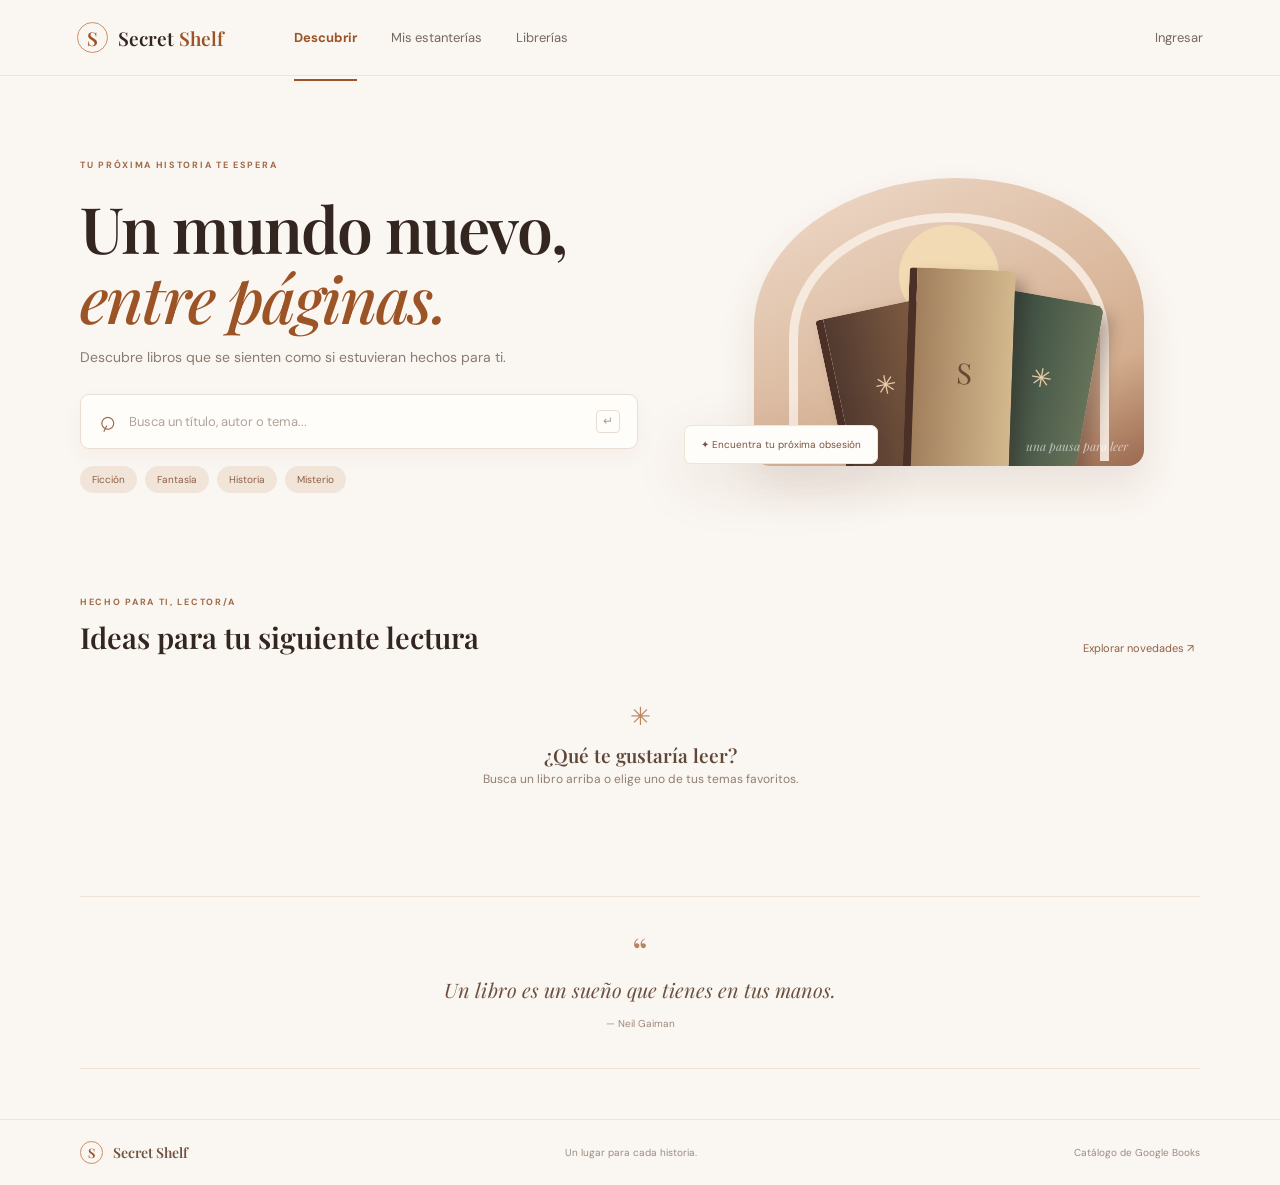
<file: docs/index.html>
<!doctype html>
<html lang="es">
  <head>
    <meta charset="UTF-8" />
    <meta name="viewport" content="width=device-width, initial-scale=1.0" />
    <meta name="theme-color" content="#f8f3ed" />
    <meta name="description" content="Descubre tu próxima lectura y organiza tu propia biblioteca." />
    <meta name="mobile-web-app-capable" content="yes" />
    <meta name="apple-mobile-web-app-capable" content="yes" />
    <meta name="apple-mobile-web-app-status-bar-style" content="default" />
    <meta name="apple-mobile-web-app-title" content="Secret Shelf" />
    <link rel="manifest" href="./manifest.webmanifest" />
    <link rel="icon" href="./icons/icon-192.png" type="image/png" />
    <link rel="apple-touch-icon" href="./icons/apple-touch-icon.png" />
    <link rel="stylesheet" href="./vendor/leaflet/leaflet.css" />
    <link rel="stylesheet" href="./style.css" />
    <link rel="stylesheet" href="./pwa.css" />
    <link rel="preconnect" href="https://fonts.googleapis.com" />
    <link rel="preconnect" href="https://fonts.gstatic.com" crossorigin />
    <link href="https://fonts.googleapis.com/css2?family=DM+Sans:wght@400;500;600;700&family=Playfair+Display:wght@500;600;700&display=swap" rel="stylesheet" />
    <title>Secret Shelf — Tu mundo entre páginas</title>
  </head>
  <body>
    <div id="app"></div>
    <script src="./config.js"></script>
    <script src="./vendor/leaflet/leaflet.js"></script>
    <script src="./main.js"></script>
  </body>
</html>
</file>
<file: docs/vendor/leaflet/leaflet.css>
/* required styles */

.leaflet-pane,
.leaflet-tile,
.leaflet-marker-icon,
.leaflet-marker-shadow,
.leaflet-tile-container,
.leaflet-pane > svg,
.leaflet-pane > canvas,
.leaflet-zoom-box,
.leaflet-image-layer,
.leaflet-layer {
	position: absolute;
	left: 0;
	top: 0;
	}
.leaflet-container {
	overflow: hidden;
	}
.leaflet-tile,
.leaflet-marker-icon,
.leaflet-marker-shadow {
	-webkit-user-select: none;
	   -moz-user-select: none;
	        user-select: none;
	  -webkit-user-drag: none;
	}
/* Prevents IE11 from highlighting tiles in blue */
.leaflet-tile::selection {
	background: transparent;
}
/* Safari renders non-retina tile on retina better with this, but Chrome is worse */
.leaflet-safari .leaflet-tile {
	image-rendering: -webkit-optimize-contrast;
	}
/* hack that prevents hw layers "stretching" when loading new tiles */
.leaflet-safari .leaflet-tile-container {
	width: 1600px;
	height: 1600px;
	-webkit-transform-origin: 0 0;
	}
.leaflet-marker-icon,
.leaflet-marker-shadow {
	display: block;
	}
/* .leaflet-container svg: reset svg max-width decleration shipped in Joomla! (joomla.org) 3.x */
/* .leaflet-container img: map is broken in FF if you have max-width: 100% on tiles */
.leaflet-container .leaflet-overlay-pane svg {
	max-width: none !important;
	max-height: none !important;
	}
.leaflet-container .leaflet-marker-pane img,
.leaflet-container .leaflet-shadow-pane img,
.leaflet-container .leaflet-tile-pane img,
.leaflet-container img.leaflet-image-layer,
.leaflet-container .leaflet-tile {
	max-width: none !important;
	max-height: none !important;
	width: auto;
	padding: 0;
	}

.leaflet-container img.leaflet-tile {
	/* See: https://bugs.chromium.org/p/chromium/issues/detail?id=600120 */
	mix-blend-mode: plus-lighter;
}

.leaflet-container.leaflet-touch-zoom {
	-ms-touch-action: pan-x pan-y;
	touch-action: pan-x pan-y;
	}
.leaflet-container.leaflet-touch-drag {
	-ms-touch-action: pinch-zoom;
	/* Fallback for FF which doesn't support pinch-zoom */
	touch-action: none;
	touch-action: pinch-zoom;
}
.leaflet-container.leaflet-touch-drag.leaflet-touch-zoom {
	-ms-touch-action: none;
	touch-action: none;
}
.leaflet-container {
	-webkit-tap-highlight-color: transparent;
}
.leaflet-container a {
	-webkit-tap-highlight-color: rgba(51, 181, 229, 0.4);
}
.leaflet-tile {
	filter: inherit;
	visibility: hidden;
	}
.leaflet-tile-loaded {
	visibility: inherit;
	}
.leaflet-zoom-box {
	width: 0;
	height: 0;
	-moz-box-sizing: border-box;
	     box-sizing: border-box;
	z-index: 800;
	}
/* workaround for https://bugzilla.mozilla.org/show_bug.cgi?id=888319 */
.leaflet-overlay-pane svg {
	-moz-user-select: none;
	}

.leaflet-pane         { z-index: 400; }

.leaflet-tile-pane    { z-index: 200; }
.leaflet-overlay-pane { z-index: 400; }
.leaflet-shadow-pane  { z-index: 500; }
.leaflet-marker-pane  { z-index: 600; }
.leaflet-tooltip-pane   { z-index: 650; }
.leaflet-popup-pane   { z-index: 700; }

.leaflet-map-pane canvas { z-index: 100; }
.leaflet-map-pane svg    { z-index: 200; }

.leaflet-vml-shape {
	width: 1px;
	height: 1px;
	}
.lvml {
	behavior: url(#default#VML);
	display: inline-block;
	position: absolute;
	}


/* control positioning */

.leaflet-control {
	position: relative;
	z-index: 800;
	pointer-events: visiblePainted; /* IE 9-10 doesn't have auto */
	pointer-events: auto;
	}
.leaflet-top,
.leaflet-bottom {
	position: absolute;
	z-index: 1000;
	pointer-events: none;
	}
.leaflet-top {
	top: 0;
	}
.leaflet-right {
	right: 0;
	}
.leaflet-bottom {
	bottom: 0;
	}
.leaflet-left {
	left: 0;
	}
.leaflet-control {
	float: left;
	clear: both;
	}
.leaflet-right .leaflet-control {
	float: right;
	}
.leaflet-top .leaflet-control {
	margin-top: 10px;
	}
.leaflet-bottom .leaflet-control {
	margin-bottom: 10px;
	}
.leaflet-left .leaflet-control {
	margin-left: 10px;
	}
.leaflet-right .leaflet-control {
	margin-right: 10px;
	}


/* zoom and fade animations */

.leaflet-fade-anim .leaflet-popup {
	opacity: 0;
	-webkit-transition: opacity 0.2s linear;
	   -moz-transition: opacity 0.2s linear;
	        transition: opacity 0.2s linear;
	}
.leaflet-fade-anim .leaflet-map-pane .leaflet-popup {
	opacity: 1;
	}
.leaflet-zoom-animated {
	-webkit-transform-origin: 0 0;
	    -ms-transform-origin: 0 0;
	        transform-origin: 0 0;
	}
svg.leaflet-zoom-animated {
	will-change: transform;
}

.leaflet-zoom-anim .leaflet-zoom-animated {
	-webkit-transition: -webkit-transform 0.25s cubic-bezier(0,0,0.25,1);
	   -moz-transition:    -moz-transform 0.25s cubic-bezier(0,0,0.25,1);
	        transition:         transform 0.25s cubic-bezier(0,0,0.25,1);
	}
.leaflet-zoom-anim .leaflet-tile,
.leaflet-pan-anim .leaflet-tile {
	-webkit-transition: none;
	   -moz-transition: none;
	        transition: none;
	}

.leaflet-zoom-anim .leaflet-zoom-hide {
	visibility: hidden;
	}


/* cursors */

.leaflet-interactive {
	cursor: pointer;
	}
.leaflet-grab {
	cursor: -webkit-grab;
	cursor:    -moz-grab;
	cursor:         grab;
	}
.leaflet-crosshair,
.leaflet-crosshair .leaflet-interactive {
	cursor: crosshair;
	}
.leaflet-popup-pane,
.leaflet-control {
	cursor: auto;
	}
.leaflet-dragging .leaflet-grab,
.leaflet-dragging .leaflet-grab .leaflet-interactive,
.leaflet-dragging .leaflet-marker-draggable {
	cursor: move;
	cursor: -webkit-grabbing;
	cursor:    -moz-grabbing;
	cursor:         grabbing;
	}

/* marker & overlays interactivity */
.leaflet-marker-icon,
.leaflet-marker-shadow,
.leaflet-image-layer,
.leaflet-pane > svg path,
.leaflet-tile-container {
	pointer-events: none;
	}

.leaflet-marker-icon.leaflet-interactive,
.leaflet-image-layer.leaflet-interactive,
.leaflet-pane > svg path.leaflet-interactive,
svg.leaflet-image-layer.leaflet-interactive path {
	pointer-events: visiblePainted; /* IE 9-10 doesn't have auto */
	pointer-events: auto;
	}

/* visual tweaks */

.leaflet-container {
	background: #ddd;
	outline-offset: 1px;
	}
.leaflet-container a {
	color: #0078A8;
	}
.leaflet-zoom-box {
	border: 2px dotted #38f;
	background: rgba(255,255,255,0.5);
	}


/* general typography */
.leaflet-container {
	font-family: "Helvetica Neue", Arial, Helvetica, sans-serif;
	font-size: 12px;
	font-size: 0.75rem;
	line-height: 1.5;
	}


/* general toolbar styles */

.leaflet-bar {
	box-shadow: 0 1px 5px rgba(0,0,0,0.65);
	border-radius: 4px;
	}
.leaflet-bar a {
	background-color: #fff;
	border-bottom: 1px solid #ccc;
	width: 26px;
	height: 26px;
	line-height: 26px;
	display: block;
	text-align: center;
	text-decoration: none;
	color: black;
	}
.leaflet-bar a,
.leaflet-control-layers-toggle {
	background-position: 50% 50%;
	background-repeat: no-repeat;
	display: block;
	}
.leaflet-bar a:hover,
.leaflet-bar a:focus {
	background-color: #f4f4f4;
	}
.leaflet-bar a:first-child {
	border-top-left-radius: 4px;
	border-top-right-radius: 4px;
	}
.leaflet-bar a:last-child {
	border-bottom-left-radius: 4px;
	border-bottom-right-radius: 4px;
	border-bottom: none;
	}
.leaflet-bar a.leaflet-disabled {
	cursor: default;
	background-color: #f4f4f4;
	color: #bbb;
	}

.leaflet-touch .leaflet-bar a {
	width: 30px;
	height: 30px;
	line-height: 30px;
	}
.leaflet-touch .leaflet-bar a:first-child {
	border-top-left-radius: 2px;
	border-top-right-radius: 2px;
	}
.leaflet-touch .leaflet-bar a:last-child {
	border-bottom-left-radius: 2px;
	border-bottom-right-radius: 2px;
	}

/* zoom control */

.leaflet-control-zoom-in,
.leaflet-control-zoom-out {
	font: bold 18px 'Lucida Console', Monaco, monospace;
	text-indent: 1px;
	}

.leaflet-touch .leaflet-control-zoom-in, .leaflet-touch .leaflet-control-zoom-out  {
	font-size: 22px;
	}


/* layers control */

.leaflet-control-layers {
	box-shadow: 0 1px 5px rgba(0,0,0,0.4);
	background: #fff;
	border-radius: 5px;
	}
.leaflet-control-layers-toggle {
	background-image: url(images/layers.png);
	width: 36px;
	height: 36px;
	}
.leaflet-retina .leaflet-control-layers-toggle {
	background-image: url(images/layers-2x.png);
	background-size: 26px 26px;
	}
.leaflet-touch .leaflet-control-layers-toggle {
	width: 44px;
	height: 44px;
	}
.leaflet-control-layers .leaflet-control-layers-list,
.leaflet-control-layers-expanded .leaflet-control-layers-toggle {
	display: none;
	}
.leaflet-control-layers-expanded .leaflet-control-layers-list {
	display: block;
	position: relative;
	}
.leaflet-control-layers-expanded {
	padding: 6px 10px 6px 6px;
	color: #333;
	background: #fff;
	}
.leaflet-control-layers-scrollbar {
	overflow-y: scroll;
	overflow-x: hidden;
	padding-right: 5px;
	}
.leaflet-control-layers-selector {
	margin-top: 2px;
	position: relative;
	top: 1px;
	}
.leaflet-control-layers label {
	display: block;
	font-size: 13px;
	font-size: 1.08333em;
	}
.leaflet-control-layers-separator {
	height: 0;
	border-top: 1px solid #ddd;
	margin: 5px -10px 5px -6px;
	}

/* Default icon URLs */
.leaflet-default-icon-path { /* used only in path-guessing heuristic, see L.Icon.Default */
	background-image: url(images/marker-icon.png);
	}


/* attribution and scale controls */

.leaflet-container .leaflet-control-attribution {
	background: #fff;
	background: rgba(255, 255, 255, 0.8);
	margin: 0;
	}
.leaflet-control-attribution,
.leaflet-control-scale-line {
	padding: 0 5px;
	color: #333;
	line-height: 1.4;
	}
.leaflet-control-attribution a {
	text-decoration: none;
	}
.leaflet-control-attribution a:hover,
.leaflet-control-attribution a:focus {
	text-decoration: underline;
	}
.leaflet-attribution-flag {
	display: inline !important;
	vertical-align: baseline !important;
	width: 1em;
	height: 0.6669em;
	}
.leaflet-left .leaflet-control-scale {
	margin-left: 5px;
	}
.leaflet-bottom .leaflet-control-scale {
	margin-bottom: 5px;
	}
.leaflet-control-scale-line {
	border: 2px solid #777;
	border-top: none;
	line-height: 1.1;
	padding: 2px 5px 1px;
	white-space: nowrap;
	-moz-box-sizing: border-box;
	     box-sizing: border-box;
	background: rgba(255, 255, 255, 0.8);
	text-shadow: 1px 1px #fff;
	}
.leaflet-control-scale-line:not(:first-child) {
	border-top: 2px solid #777;
	border-bottom: none;
	margin-top: -2px;
	}
.leaflet-control-scale-line:not(:first-child):not(:last-child) {
	border-bottom: 2px solid #777;
	}

.leaflet-touch .leaflet-control-attribution,
.leaflet-touch .leaflet-control-layers,
.leaflet-touch .leaflet-bar {
	box-shadow: none;
	}
.leaflet-touch .leaflet-control-layers,
.leaflet-touch .leaflet-bar {
	border: 2px solid rgba(0,0,0,0.2);
	background-clip: padding-box;
	}


/* popup */

.leaflet-popup {
	position: absolute;
	text-align: center;
	margin-bottom: 20px;
	}
.leaflet-popup-content-wrapper {
	padding: 1px;
	text-align: left;
	border-radius: 12px;
	}
.leaflet-popup-content {
	margin: 13px 24px 13px 20px;
	line-height: 1.3;
	font-size: 13px;
	font-size: 1.08333em;
	min-height: 1px;
	}
.leaflet-popup-content p {
	margin: 17px 0;
	margin: 1.3em 0;
	}
.leaflet-popup-tip-container {
	width: 40px;
	height: 20px;
	position: absolute;
	left: 50%;
	margin-top: -1px;
	margin-left: -20px;
	overflow: hidden;
	pointer-events: none;
	}
.leaflet-popup-tip {
	width: 17px;
	height: 17px;
	padding: 1px;

	margin: -10px auto 0;
	pointer-events: auto;

	-webkit-transform: rotate(45deg);
	   -moz-transform: rotate(45deg);
	    -ms-transform: rotate(45deg);
	        transform: rotate(45deg);
	}
.leaflet-popup-content-wrapper,
.leaflet-popup-tip {
	background: white;
	color: #333;
	box-shadow: 0 3px 14px rgba(0,0,0,0.4);
	}
.leaflet-container a.leaflet-popup-close-button {
	position: absolute;
	top: 0;
	right: 0;
	border: none;
	text-align: center;
	width: 24px;
	height: 24px;
	font: 16px/24px Tahoma, Verdana, sans-serif;
	color: #757575;
	text-decoration: none;
	background: transparent;
	}
.leaflet-container a.leaflet-popup-close-button:hover,
.leaflet-container a.leaflet-popup-close-button:focus {
	color: #585858;
	}
.leaflet-popup-scrolled {
	overflow: auto;
	}

.leaflet-oldie .leaflet-popup-content-wrapper {
	-ms-zoom: 1;
	}
.leaflet-oldie .leaflet-popup-tip {
	width: 24px;
	margin: 0 auto;

	-ms-filter: "progid:DXImageTransform.Microsoft.Matrix(M11=0.70710678, M12=0.70710678, M21=-0.70710678, M22=0.70710678)";
	filter: progid:DXImageTransform.Microsoft.Matrix(M11=0.70710678, M12=0.70710678, M21=-0.70710678, M22=0.70710678);
	}

.leaflet-oldie .leaflet-control-zoom,
.leaflet-oldie .leaflet-control-layers,
.leaflet-oldie .leaflet-popup-content-wrapper,
.leaflet-oldie .leaflet-popup-tip {
	border: 1px solid #999;
	}


/* div icon */

.leaflet-div-icon {
	background: #fff;
	border: 1px solid #666;
	}


/* Tooltip */
/* Base styles for the element that has a tooltip */
.leaflet-tooltip {
	position: absolute;
	padding: 6px;
	background-color: #fff;
	border: 1px solid #fff;
	border-radius: 3px;
	color: #222;
	white-space: nowrap;
	-webkit-user-select: none;
	-moz-user-select: none;
	-ms-user-select: none;
	user-select: none;
	pointer-events: none;
	box-shadow: 0 1px 3px rgba(0,0,0,0.4);
	}
.leaflet-tooltip.leaflet-interactive {
	cursor: pointer;
	pointer-events: auto;
	}
.leaflet-tooltip-top:before,
.leaflet-tooltip-bottom:before,
.leaflet-tooltip-left:before,
.leaflet-tooltip-right:before {
	position: absolute;
	pointer-events: none;
	border: 6px solid transparent;
	background: transparent;
	content: "";
	}

/* Directions */

.leaflet-tooltip-bottom {
	margin-top: 6px;
}
.leaflet-tooltip-top {
	margin-top: -6px;
}
.leaflet-tooltip-bottom:before,
.leaflet-tooltip-top:before {
	left: 50%;
	margin-left: -6px;
	}
.leaflet-tooltip-top:before {
	bottom: 0;
	margin-bottom: -12px;
	border-top-color: #fff;
	}
.leaflet-tooltip-bottom:before {
	top: 0;
	margin-top: -12px;
	margin-left: -6px;
	border-bottom-color: #fff;
	}
.leaflet-tooltip-left {
	margin-left: -6px;
}
.leaflet-tooltip-right {
	margin-left: 6px;
}
.leaflet-tooltip-left:before,
.leaflet-tooltip-right:before {
	top: 50%;
	margin-top: -6px;
	}
.leaflet-tooltip-left:before {
	right: 0;
	margin-right: -12px;
	border-left-color: #fff;
	}
.leaflet-tooltip-right:before {
	left: 0;
	margin-left: -12px;
	border-right-color: #fff;
	}

/* Printing */

@media print {
	/* Prevent printers from removing background-images of controls. */
	.leaflet-control {
		-webkit-print-color-adjust: exact;
		print-color-adjust: exact;
		}
	}
</file>
<file: docs/style.css>
@import url('https://fonts.googleapis.com/css2?family=DM+Sans:wght@400;500;600;700&family=Playfair+Display:wght@500;600;700&display=swap');
.book-grid.list-view{grid-template-columns:1fr;gap:10px}.list-view .book-card{display:flex;gap:15px;align-items:center;padding:11px;background:#fffdfa;border:1px solid #eee3d8;border-radius:8px}.list-view .cover-frame{width:65px;height:83px;flex:none}.list-view .cover-placeholder small{display:none}.list-view .book-meta{flex:1}.list-view .book-meta h3{margin-top:0}.list-view .card-action{display:none}html[data-theme="dark"] .list-view .book-card{background:#2d2722;border-color:#4a3e35}
:root{font-family:'DM Sans',sans-serif;color:#33251f;background:#faf6f1;font-synthesis:none;text-rendering:optimizeLegibility;--ink:#33251f;--muted:#8c7c70;--paper:#faf6f1;--card:#fffdfa;--peach:#f4e7dc;--line:#eee2d8;--rust:#9c5427;--rust-dark:#743b1e;--green:#53664f;--shadow:0 18px 60px #5b35201a}*{box-sizing:border-box}body{margin:0;min-width:320px;background:var(--paper);color:var(--ink)}button,input,select{font:inherit}button{cursor:pointer;color:inherit}a{color:inherit}#app{min-height:100vh;display:flex;flex-direction:column}.topbar{height:76px;display:flex;align-items:center;padding:0 max(calc((100vw - 1160px)/2),6vw);gap:70px;border-bottom:1px solid #ede4dc;background:#faf6f1e8;position:sticky;top:0;z-index:5;backdrop-filter:blur(12px)}.brand{display:flex;align-items:center;gap:10px;text-decoration:none;font:600 19px 'Playfair Display',serif;white-space:nowrap}.brand b{color:var(--rust);font-weight:600}.brand-mark{width:31px;height:31px;display:grid;place-items:center;border:1px solid #c99067;color:var(--rust);border-radius:50%;font:600 19px 'Playfair Display',serif}.main-nav{display:flex;gap:34px;height:100%;align-items:center;flex:1}.main-nav button,.text-button{border:0;background:none;color:#76685f;font-size:13px;padding:8px 0}.main-nav button:hover,.main-nav button.selected{color:var(--rust)}.main-nav button.selected{font-weight:700;position:relative}.main-nav button.selected:after{content:'';position:absolute;left:0;right:0;bottom:-27px;height:2px;background:var(--rust)}.account{margin-left:auto}.avatar{width:36px;height:36px;border-radius:50%;border:1px solid #d6b49b;background:#f2e0d1;color:var(--rust);font-weight:700}.text-button:hover{color:var(--rust)}main{width:min(1120px,88vw);margin:0 auto;flex:1}.hero{min-height:460px;padding:76px 0 62px;display:grid;grid-template-columns:1fr .9fr;align-items:center;gap:60px}.eyebrow{font-size:9px;font-weight:700;letter-spacing:1.7px;color:#a06a49}.hero h1,.page-hero h1{font:600 clamp(42px,5vw,64px)/1.1 'Playfair Display',serif;letter-spacing:-1.8px;margin:20px 0 14px}.hero h1 em{font-weight:500;color:var(--rust)}.hero-copy>p,.page-hero>p{color:#897b71;font-size:14px;margin:0 0 28px}.search-wrap{height:55px;background:#fffdfa;border:1px solid #eaded3;border-radius:9px;display:flex;align-items:center;padding:0 17px;box-shadow:0 8px 22px #6b3b1c0a}.search-wrap:focus-within{border-color:#bc865e;box-shadow:0 0 0 3px #bd8a6719}.search-icon{font:28px Georgia;color:#956648;transform:rotate(-20deg);margin-right:12px}.search-wrap input{flex:1;border:0;outline:0;background:transparent;color:var(--ink);font-size:13px}.search-wrap input::placeholder{color:#b2a399}.search-wrap kbd{font-size:12px;color:#ad9e91;border:1px solid #e9ddd2;border-radius:4px;padding:3px 6px}.quick-tags{display:flex;gap:8px;margin-top:17px;flex-wrap:wrap}.tag{font-size:10px;color:#8f6043;background:#f1e5da;border:0;border-radius:20px;padding:7px 12px}.tag:hover{background:#e9d6c5}.hero-art{position:relative;min-height:310px;display:grid;place-items:center}.art-window{height:288px;width:min(390px,100%);background:linear-gradient(155deg,#efdbcb,#d3ad8e 75%,#9b694f);border-radius:52% 48% 16px 16px;position:relative;overflow:hidden;box-shadow:0 21px 40px #713d201c}.art-window:before{content:'';position:absolute;left:9%;right:9%;top:12%;height:83%;border:9px solid #f8ede3;border-bottom:0;border-radius:50% 50% 0 0;opacity:.9}.art-sun{position:absolute;width:100px;height:100px;background:#f5dfb5;border-radius:50%;top:47px;left:calc(50% - 50px);opacity:.86}.art-book{position:absolute;bottom:-14px;width:106px;height:195px;border-radius:4px 8px 2px 2px;box-shadow:10px 9px 15px #35231f52;border-left:8px solid #4a3027}.book-a{left:20%;height:172px;background:linear-gradient(90deg,#523a30,#825e42);transform:rotate(-12deg)}.book-a:after,.book-b:after,.book-c:after{content:'✳';position:absolute;color:#e8cda6;top:35%;left:38%;font-size:26px}.book-b{left:39%;height:211px;background:linear-gradient(90deg,#a17f5d,#d3b88d);transform:rotate(2deg);z-index:2}.book-b:after{content:'S';font:29px 'Playfair Display';left:43%;top:40%;color:#694734}.book-c{right:14%;height:184px;background:linear-gradient(90deg,#34473d,#657259);transform:rotate(10deg)}.art-caption{position:absolute;bottom:12px;right:16px;color:#fff9;font:italic 12px 'Playfair Display'}.floating-note{position:absolute;bottom:13px;left:-14px;padding:12px 16px;background:#fffdfa;border:1px solid #f0e4d9;border-radius:7px;font-size:10px;color:#78553e;box-shadow:var(--shadow)}.content-section{padding:34px 0 75px}.section-heading{display:flex;align-items:end;justify-content:space-between;margin-bottom:25px}.section-heading h2,.shelf-title h2{font:600 29px 'Playfair Display',serif;margin:8px 0 0}.subtle-button{border:0;background:none;color:#8f6043;font-size:11px}.subtle-button span{margin-left:8px}.book-grid{display:grid;grid-template-columns:repeat(4,1fr);gap:28px 22px;min-height:120px}.book-card{cursor:pointer;min-width:0}.cover-frame{height:225px;border-radius:6px;background:#f0e4d9;position:relative;overflow:hidden;box-shadow:0 7px 20px #4d302017;display:grid;place-items:center}.cover-frame img{width:100%;height:100%;object-fit:cover;transition:transform .3s}.book-card:hover .cover-frame img{transform:scale(1.04)}.card-action{position:absolute;right:10px;top:10px;opacity:0;background:#fffdfa;border-radius:50%;width:29px;height:29px;display:grid;place-items:center;color:var(--rust);transition:opacity .2s}.book-card:hover .card-action{opacity:1}.cover-placeholder{height:100%;width:100%;display:grid;place-items:center;background:linear-gradient(140deg,#d6b59a,#785443);color:#f5e9d5;font:34px 'Playfair Display';position:relative}.cover-placeholder small{position:absolute;top:23%;font:600 9px 'DM Sans';letter-spacing:2px;text-align:center}.book-meta h3{font:600 14px 'Playfair Display';margin:12px 0 4px;white-space:nowrap;overflow:hidden;text-overflow:ellipsis}.book-meta p{margin:0;color:#8e8076;font-size:11px;white-space:nowrap;overflow:hidden;text-overflow:ellipsis}.book-sub{display:flex;justify-content:space-between;margin-top:12px;color:#a28e7f;font-size:9px}.empty-state,.loading,.error-state{grid-column:1/-1;min-height:140px;display:grid;place-content:center;text-align:center;color:#907f72;font-size:12px}.empty-state h3{font:600 19px 'Playfair Display';color:#604839;margin:9px 0 3px}.empty-state p{margin:0 0 14px}.empty-icon{font-size:25px;color:#bc8967}.loading span{color:#bc8967;animation:pulse 1s infinite alternate}.error-state{color:#9c442b}.error-state small{display:block;color:#967f6f;margin-top:6px}@keyframes pulse{to{opacity:.3}}.quote-band{padding:28px 20px 36px;text-align:center;color:#6c5141;border-top:1px solid #ede2d8;border-bottom:1px solid #ede2d8;margin-bottom:50px}.quote-band>span{font:38px 'Playfair Display';color:#ba835e}.quote-band p{font:italic 20px 'Playfair Display';margin:0 0 8px}.quote-band small{font-size:10px;color:#9c8b7e}footer{display:flex;justify-content:space-between;align-items:center;padding:21px max(calc((100vw - 1120px)/2),6vw);border-top:1px solid #eee3d9;color:#9b8c81;font-size:10px}.brand.small{font-size:14px;color:#70523e}.brand.small .brand-mark{width:23px;height:23px;font-size:13px}.page-hero{padding:70px 0 30px}.page-hero h1{font-size:48px;margin:12px 0}.page-hero.compact{padding-bottom:22px}.page-hero.compact .section-heading{align-items:center;margin:8px 0 0}.page-hero.compact .section-heading h1{margin:0}.page-hero.compact p{margin-top:9px}.shelf-content{padding:12px 0 65px}.shelf-block{margin:28px 0 44px}.shelf-title{display:flex;align-items:center;justify-content:space-between;padding-bottom:15px;border-bottom:1px solid var(--line)}.shelf-title>div{display:flex;align-items:center;gap:12px}.shelf-title h2{font-size:23px;margin:0}.shelf-title small{font-size:10px;color:#9b8879;background:#f0e6dc;padding:5px 8px;border-radius:15px}.shelf-glyph{width:36px;height:36px;border:1px solid #dec5b0;border-radius:50%;display:grid;place-items:center;color:var(--rust)}.saved-grid{display:grid;grid-template-columns:repeat(3,1fr);gap:14px;margin-top:17px}.saved-book{display:flex;gap:14px;padding:12px;background:#fffdfa;border:1px solid #f0e5da;border-radius:8px}.saved-cover{width:67px;height:92px;background:#eee1d4;flex:none;display:grid;place-items:center;color:#9a704f;border-radius:3px;overflow:hidden}.saved-cover img{width:100%;height:100%;object-fit:cover}.saved-book>div:last-child{display:flex;flex-direction:column;align-items:flex-start;min-width:0;padding-top:7px}.saved-book b{font:600 14px 'Playfair Display';overflow:hidden;text-overflow:ellipsis;white-space:nowrap;max-width:100%}.saved-book small{font-size:10px;color:#938377;margin-top:6px}.remove-book{border:0;background:none;color:#ae6b4b;font-size:10px;padding:0;margin-top:auto}.shelf-blank{padding:35px;color:#99897c;font-size:12px;background:#fffdfa;border-radius:8px;text-align:center}.shelf-empty{background:#fffdfa;border-radius:12px;padding:45px}.primary-button,.outline-button{border:0;background:var(--rust);color:#fffaf5;border-radius:7px;padding:12px 17px;font-size:11px;font-weight:600;box-shadow:0 5px 12px #8c4b251c}.primary-button:hover{background:var(--rust-dark)}.primary-button:disabled{opacity:.6}.outline-button{background:#fffdfa;border:1px solid #ddcabb;color:#885537;box-shadow:none;text-decoration:none;display:inline-flex;align-items:center;justify-content:center}.outline-button:hover{background:#f4e8dc}.profile-layout{display:grid;grid-template-columns:1fr 265px;gap:42px;padding:12px 0 70px;align-items:start}.profile-form{background:#fffdfa;border:1px solid #efe4da;border-radius:12px;padding:30px 34px}.form-section{padding:0 0 26px;margin-bottom:25px;border-bottom:1px solid #f0e6de}.form-section label,.auth-modal label{display:flex;flex-direction:column;gap:8px;margin-top:17px;color:#6e594b;font-size:11px}.form-section input:not([type=checkbox]),.form-section select,.auth-modal input{height:43px;border:1px solid #eaded2;border-radius:6px;background:#fffdfa;padding:0 12px;color:var(--ink);outline:none}.form-section input:focus,.form-section select:focus,.auth-modal input:focus{border-color:#b98158}.field-hint{font-size:11px;color:#97877a}.genre-pills{display:flex;gap:9px;flex-wrap:wrap}.genre-option input{position:absolute;opacity:0}.genre-option span{display:inline-block;margin-top:0;padding:9px 12px;border:1px solid #e9ddd2;border-radius:20px;color:#887668;font-size:10px;cursor:pointer}.genre-option input:checked+span{background:#f0dfd0;border-color:#d6ae90;color:#805030}.preference-row{display:grid;grid-template-columns:repeat(3,1fr);gap:15px}.preference-row label{margin-top:15px}.save-row{display:flex;align-items:center;justify-content:space-between}.profile-card{background:#f1e5da;border-radius:12px;padding:27px;text-align:center;display:flex;flex-direction:column;align-items:center}.large-avatar{width:66px;height:66px;border-radius:50%;display:grid;place-items:center;background:#e1c3aa;color:#814925;font:29px 'Playfair Display'}.profile-card h2{font:600 19px 'Playfair Display';margin:12px 0 4px}.profile-card p{font-size:10px;color:#8e7967;margin:0}.profile-divider{width:100%;border-top:1px solid #deccbb;margin:21px 0}.profile-card>b{font:600 16px 'Playfair Display';margin:8px 0 13px}.nearby-panel{border:1px solid #eee2d8;background:#fffdfa;border-radius:12px;overflow:hidden;margin:16px 0 12px}.location-map{height:300px;position:relative;overflow:hidden;background:#e8ecdd;background-image:linear-gradient(28deg,transparent 47%,#fff9 48%,#fff9 49%,transparent 50%),linear-gradient(118deg,transparent 46%,#fdf9ef 47%,#fdf9ef 49%,transparent 50%),linear-gradient(80deg,transparent 68%,#dce5d5 69%,#dce5d5 82%,transparent 83%);background-size:155px 123px,190px 160px,100% 100%}.map-grid{position:absolute;inset:0;background-image:linear-gradient(#c8d3bd5c 1px,transparent 1px),linear-gradient(90deg,#c8d3bd5c 1px,transparent 1px);background-size:65px 56px;transform:rotate(-5deg) scale(1.2)}.map-road{position:absolute;height:13px;background:#faf8ec;border:1px solid #e4ddc9;border-radius:20px;transform:rotate(-21deg);width:120%;left:-10%;top:55%}.road-b{transform:rotate(29deg);top:38%;left:-5%}.map-water{position:absolute;width:125%;height:30px;background:#c8dede99;transform:rotate(-41deg);top:47%;left:-7%}.map-label{position:absolute;color:#8d9b83;font-size:8px;letter-spacing:1px}.label-one{top:32%;left:18%}.label-two{top:60%;right:21%}.label-three{top:25%;right:18%}.map-pin{position:absolute;width:27px;height:27px;background:#fffdfa;border-radius:50% 50% 50% 0;transform:rotate(-45deg);display:grid;place-items:center;color:#a95e37;box-shadow:0 3px 8px #363d2b2e}.map-pin::first-letter{transform:rotate(45deg)}.pin-one{top:45%;left:33%}.pin-two{top:27%;right:29%}.pin-three{bottom:22%;left:58%}.you-pin{position:absolute;top:48%;left:49%;background:#657d5e;color:white;padding:6px 8px;border-radius:14px;font-size:8px;box-shadow:0 2px 7px #20291c33}.map-caption{position:absolute;bottom:13px;left:15px;padding:9px 12px;background:#fffdfa;border-radius:6px;font-size:10px;box-shadow:0 3px 10px #4c473b18}.map-caption span{font-size:15px;color:#65815d;margin-left:15px}.nearby-head{display:flex;justify-content:space-between;align-items:center;padding:20px 23px;border-bottom:1px solid #f0e6de}.nearby-head h2{font:600 20px 'Playfair Display';margin:0 0 4px}.nearby-head p{font-size:10px;color:#938477;margin:0}.shop-card{display:flex;align-items:center;gap:14px;padding:16px 22px;border-bottom:1px solid #f2eae3}.shop-card:last-child{border-bottom:0}.shop-icon{height:37px;width:37px;border-radius:50%;background:#f4e7db;display:grid;place-items:center;color:#965b38;font-size:19px}.shop-main{flex:1}.shop-main h3{font:600 13px 'Playfair Display';margin:0 0 5px}.shop-main p,.shop-main small{font-size:10px;color:#8d7c6f;margin:0}.shop-main small{display:block;margin-top:4px}.shop-distance{text-align:right;display:flex;flex-direction:column;gap:5px}.shop-distance b{font-size:11px;color:#5a6d52}.shop-distance span{font-size:9px;color:#a08e7e}.inventory-note{color:#a39183;font-size:10px;margin:12px 0 45px}.modal-backdrop{position:fixed;inset:0;background:#241a16a8;z-index:20;display:grid;place-items:center;padding:22px;backdrop-filter:blur(4px)}.book-modal,.auth-modal{position:relative;background:#fffdfa;border-radius:12px;width:min(760px,100%);max-height:90vh;overflow:auto;box-shadow:0 24px 90px #130c0980}.book-modal{padding:38px}.close-modal{position:absolute;right:15px;top:12px;width:31px;height:31px;border:0;border-radius:50%;background:#f4e8de;color:#795239;font-size:21px}.detail-top{display:grid;grid-template-columns:200px 1fr;gap:36px;align-items:center}.detail-cover{height:265px;background:#f0e5d8;box-shadow:0 12px 28px #3a281f21;border-radius:5px;overflow:hidden;display:grid;place-items:center}.detail-cover img{width:100%;height:100%;object-fit:cover}.detail-info h2{font:600 31px 'Playfair Display';margin:12px 0 7px}.detail-author{font-size:12px;color:#877568}.rating{margin:18px 0;color:#a66a3f;font-size:12px}.rating small{color:#a59283}.detail-stats{display:flex;gap:30px;padding:13px 0;border-top:1px solid #eee4da;border-bottom:1px solid #eee4da}.detail-stats span{display:flex;flex-direction:column;gap:4px}.detail-stats b{font:600 15px 'Playfair Display'}.detail-stats small{font-size:9px;color:#948276}.detail-actions{display:flex;gap:9px;margin-top:19px}.detail-description{border-top:1px solid #eee4da;margin-top:31px;padding-top:22px}.detail-description h3{font:600 18px 'Playfair Display';margin:0 0 9px}.detail-description p{white-space:pre-line;color:#79695e;font:12px/1.8 'DM Sans',sans-serif;max-height:170px;overflow:auto;margin:0}.auth-modal{width:min(420px,100%);padding:37px 42px;text-align:center}.auth-logo{height:48px;width:48px;border:1px solid #d1a884;border-radius:50%;display:grid;place-items:center;color:#95552e;font:28px 'Playfair Display';margin:0 auto 18px}.auth-modal h2{font:600 26px 'Playfair Display';margin:10px 0}.auth-sub{font-size:11px;color:#958477;margin:0 0 20px}.auth-modal label{text-align:left}.auth-modal input{width:100%}.full-button{width:100%;margin-top:17px;display:flex;justify-content:space-between}.auth-switch{font-size:10px;color:#928174;margin:18px 0}.auth-switch button{border:0;background:none;color:#94572f;font-weight:700;font-size:10px}.auth-note{font-size:8px;color:#ab9b8e}.form-error{color:#ae442c;font-size:10px;text-align:left;margin-top:9px}.hidden{display:none!important}.toast{position:fixed;bottom:23px;left:50%;transform:translate(-50%,15px);opacity:0;pointer-events:none;background:#36271f;color:#fff8f1;padding:12px 18px;border-radius:8px;font-size:11px;z-index:30;transition:.2s}.toast.visible{opacity:1;transform:translate(-50%,0)}html[data-theme="dark"]{--ink:#eee3d8;--muted:#baaa9b;--paper:#211d1a;--card:#2d2722;--peach:#443830;--line:#4a3e35;--rust:#d09063;--rust-dark:#b57549;--shadow:0 18px 60px #0004}html[data-theme="dark"] body,html[data-theme="dark"] .topbar{background:#211d1a;color:#eee3d8}html[data-theme="dark"] .topbar{border-color:#403630}html[data-theme="dark"] .main-nav button,html[data-theme="dark"] .text-button{color:#c3b2a3}html[data-theme="dark"] .search-wrap,html[data-theme="dark"] .book-modal,html[data-theme="dark"] .auth-modal,html[data-theme="dark"] .profile-form,html[data-theme="dark"] .nearby-panel,html[data-theme="dark"] .saved-book,html[data-theme="dark"] .shelf-blank{background:#2d2722;border-color:#4a3e35;color:#eee3d8}html[data-theme="dark"] .search-wrap input,html[data-theme="dark"] .form-section input,html[data-theme="dark"] .form-section select,html[data-theme="dark"] .auth-modal input{background:#352d27;color:#eee3d8;border-color:#504239}html[data-theme="dark"] footer,html[data-theme="dark"] .quote-band{border-color:#443831}html[data-theme="dark"] .page-hero p,html[data-theme="dark"] .book-meta p,html[data-theme="dark"] .detail-description p{color:#baaa9b}html[data-theme="dark"] .shop-card,html[data-theme="dark"] .nearby-head{border-color:#443831}html[data-theme="dark"] .shop-card h3,html[data-theme="dark"] .nearby-head h2,html[data-theme="dark"] .detail-info h2,html[data-theme="dark"] .detail-description h3{color:#eee3d8}html[data-theme="dark"] .location-map{filter:brightness(.75) sepia(.1)}html[data-theme="dark"] .map-caption,html[data-theme="dark"] .outline-button{background:#352d27;color:#e8c8ad;border-color:#59483b}
@media(max-width:850px){.topbar{gap:25px;padding:0 5vw}.main-nav{gap:18px}.hero{gap:30px;min-height:400px}.art-window{height:245px}.book-grid{grid-template-columns:repeat(3,1fr)}.cover-frame{height:210px}.saved-grid{grid-template-columns:repeat(2,1fr)}}@media(max-width:620px){.topbar{height:64px;gap:10px;justify-content:space-between}.brand{font-size:15px;gap:6px}.brand-mark{width:26px;height:26px;font-size:16px}.main-nav{position:fixed;bottom:0;left:0;right:0;height:56px;background:#fffdfa;border-top:1px solid #eee2d8;justify-content:space-around;gap:0;z-index:8}.main-nav button{font-size:10px}.main-nav button.selected:after{bottom:-10px}.account{margin:0}.hero{grid-template-columns:1fr;padding:49px 0 35px;gap:10px}.hero h1{font-size:46px}.hero-art{min-height:240px}.art-window{height:220px;width:300px}.floating-note{left:0;bottom:6px}.content-section{padding:25px 0 45px}.section-heading{align-items:flex-start;gap:10px}.section-heading h2{font-size:23px}.section-heading .subtle-button{font-size:9px}.book-grid{grid-template-columns:repeat(2,1fr);gap:22px 14px}.cover-frame{height:220px}.quote-band{margin-bottom:30px}.quote-band p{font-size:17px}footer{padding:18px 6vw 76px;gap:10px;flex-wrap:wrap;font-size:8px}.page-hero{padding:43px 0 20px}.page-hero h1{font-size:38px}.page-hero.compact .section-heading{align-items:flex-start;gap:10px}.page-hero.compact .section-heading h1{font-size:34px}.page-hero.compact .primary-button{padding:10px;font-size:9px}.saved-grid{grid-template-columns:1fr}.profile-layout{grid-template-columns:1fr;gap:18px}.profile-form{padding:23px 18px}.profile-card{order:-1}.preference-row{grid-template-columns:1fr}.nearby-head{padding:17px;gap:8px;align-items:flex-start}.nearby-head h2{font-size:17px}.nearby-head .outline-button{font-size:9px;padding:10px}.shop-card{padding:14px 12px;gap:9px}.shop-distance span{max-width:100px;line-height:1.4}.location-map{height:240px}.book-modal{padding:29px 20px;max-height:94vh}.detail-top{grid-template-columns:100px 1fr;gap:15px;align-items:start}.detail-cover{height:150px}.detail-info h2{font-size:21px}.detail-author{font-size:10px;margin:0}.detail-stats{gap:13px;margin-top:12px}.detail-stats b{font-size:12px}.detail-stats small{font-size:8px}.detail-actions{flex-direction:column}.detail-actions button,.detail-actions a{font-size:9px}.auth-modal{padding:32px 25px}.detail-description{margin-top:21px}}
</file>
<file: docs/pwa.css>
.install-button{border:1px solid #dfc7b4;background:#fffdfa;color:#8d512d;border-radius:6px;padding:8px 10px;font-size:10px;margin-right:10px;white-space:nowrap}
.install-button:hover{background:#f4e7dc}
html[data-theme="dark"] .install-button{background:#352d27;border-color:#59483b;color:#f1c5a4}
</file>
